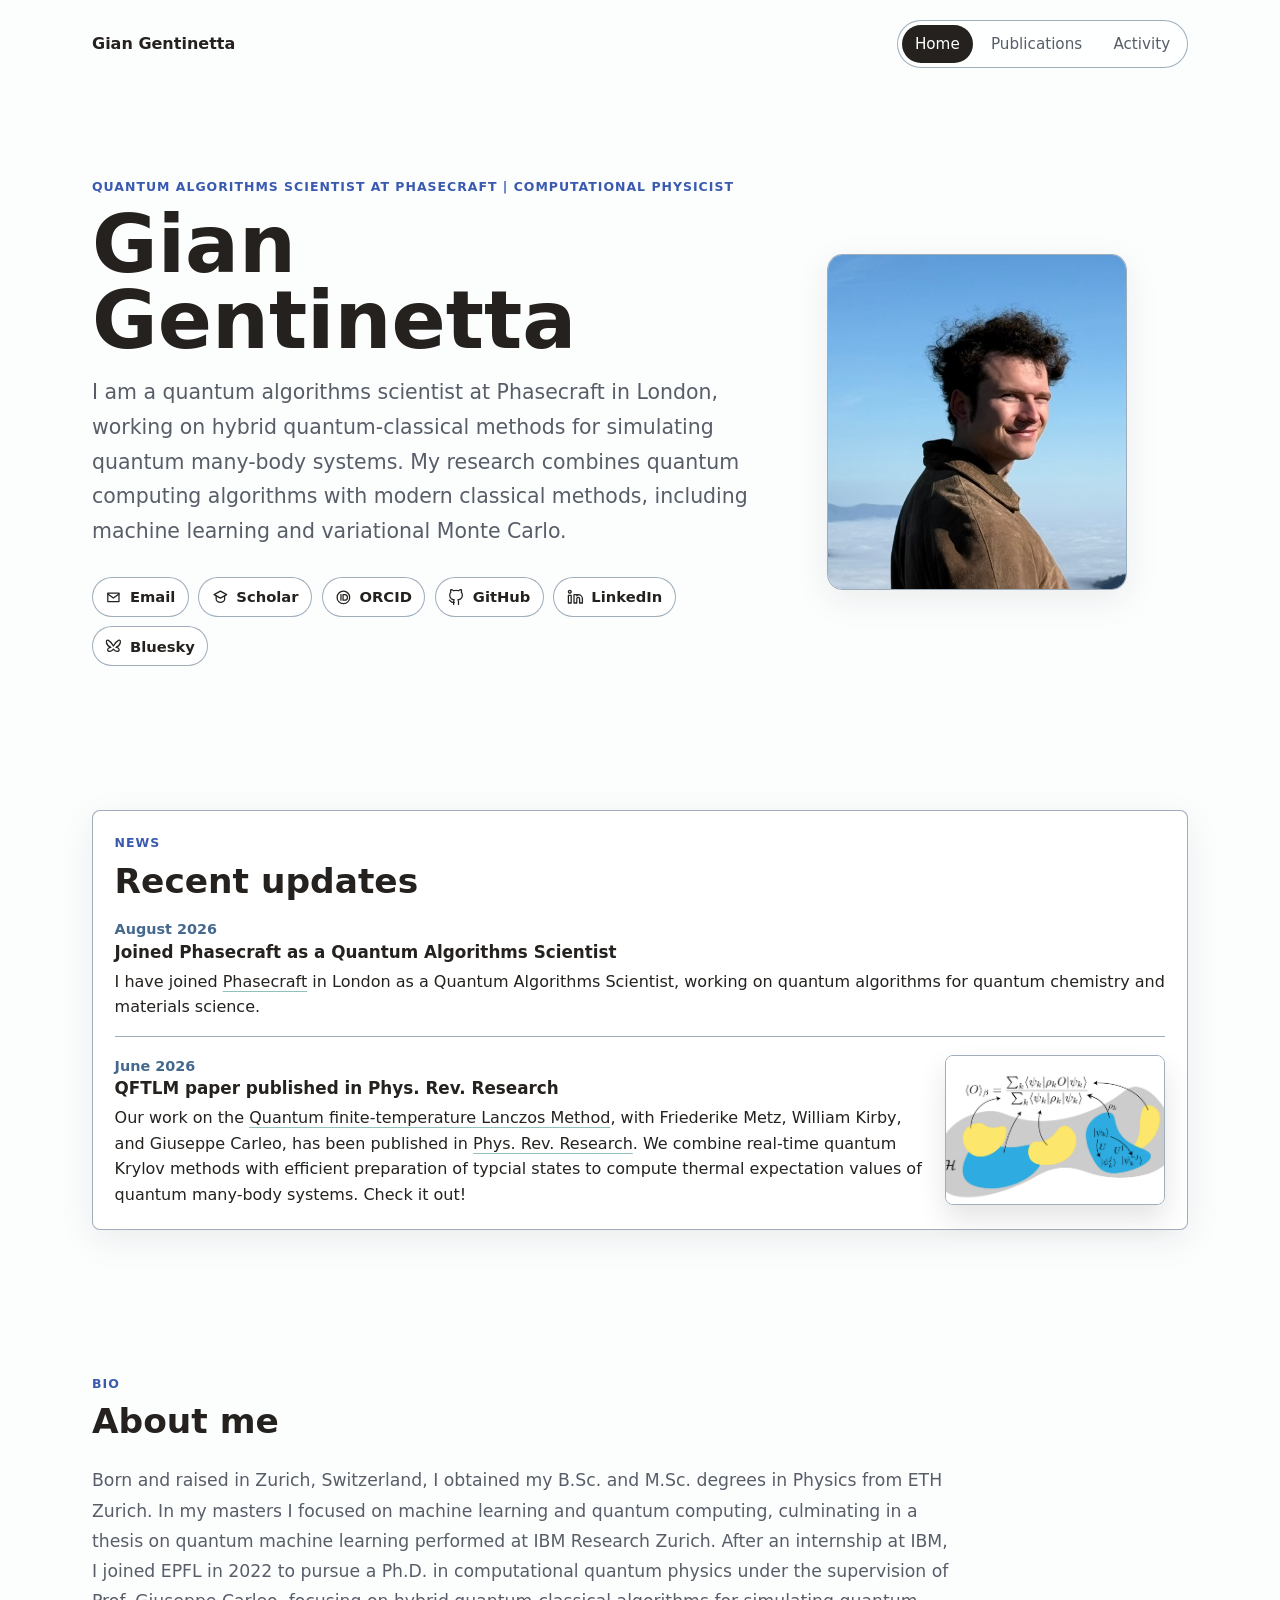
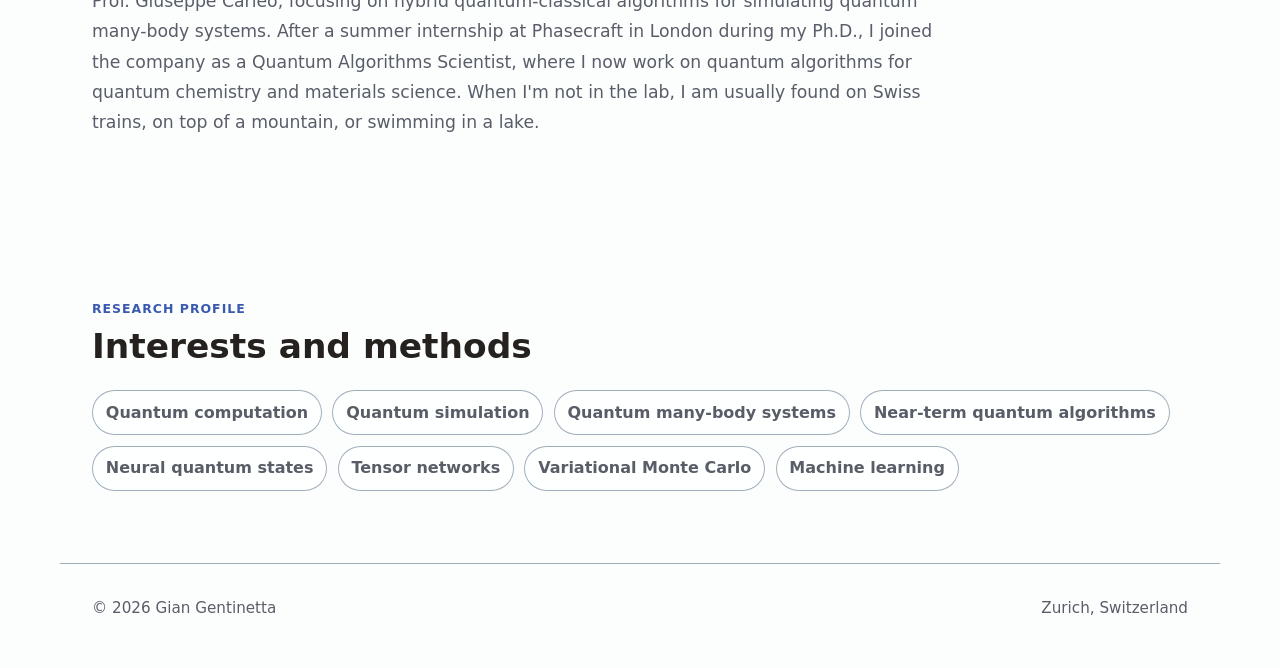
<file: index.html>
<!doctype html>
<html lang="en">

<head>
  <meta charset="utf-8">
  <meta name="viewport" content="width=device-width, initial-scale=1">
  <meta name="description"
    content="I am a quantum algorithms scientist at Phasecraft in London, working on hybrid quantum-classical methods for simulating quantum many-body systems. My research combines quantum computing algorithms with modern classical methods, including machine learning and variational Monte Carlo.">
  <title>Gian Gentinetta</title>
  <link rel="stylesheet" href="styles.css">
  <link rel="icon" href="/favicon.ico" sizes="any">
  <link rel="icon" type="image/png" sizes="32x32" href="/assets/favicon-32x32.png">
  <link rel="icon" type="image/png" sizes="16x16" href="/assets/favicon-16x16.png">

  <meta property="og:title" content="Gian Gentinetta" />
  <meta property="og:description"
    content="I am a quantum algorithms scientist at Phasecraft in London, working on hybrid quantum-classical methods for simulating quantum many-body systems. My research combines quantum computing algorithms with modern classical methods, including machine learning and variational Monte Carlo." />
  <meta property="og:image" content="https://ggian.ch/assets/gg.jpg" />
  <meta property="og:url" content="https://ggian.ch" />
  <meta property="og:type" content="website" />
</head>

<body>
  <header class="site-header">
    <a class="brand" href="index.html" aria-label="Home">Gian Gentinetta</a>
    <nav class="nav" aria-label="Primary navigation">
      <a class="nav-link active" href="index.html" aria-current="page">Home</a>
      <a class="nav-link" href="publications.html">Publications</a>
      <a class="nav-link" href="talks.html">Activity</a>
    </nav>
  </header>

  <main>
    <section class="hero section">
      <div class="hero-copy">
        <p class="eyebrow">Quantum Algorithms Scientist at Phasecraft | Computational physicist</p>
        <h1>Gian Gentinetta</h1>
        <p class="lead">
          I am a quantum algorithms scientist at Phasecraft in London, working on hybrid quantum-classical methods for
          simulating quantum many-body systems.
          My research combines quantum computing algorithms with modern classical methods, including machine learning
          and variational Monte Carlo.
        </p>
        <div class="link-row social-links" aria-label="Profile links">
          <a class="social-link" href="mailto:firstname.lastname@epfl.ch">
            <svg class="social-icon" aria-hidden="true" viewBox="0 0 24 24">
              <path d="M4 6h16v12H4z"></path>
              <path d="m4 7 8 6 8-6"></path>
            </svg>
            <span>Email</span>
          </a>
          <a class="social-link" href="https://scholar.google.com/citations?user=eRa78bYAAAAJ&hl=en"
            aria-label="Google Scholar profile">
            <svg class="social-icon" aria-hidden="true" viewBox="0 0 24 24">
              <path d="M12 3 3 8l9 5 9-5-9-5Z"></path>
              <path d="M6 10v5c0 2 3 4 6 4s6-2 6-4v-5"></path>
            </svg>
            <span>Scholar</span>
          </a>
          <a class="social-link" href="https://orcid.org/0000-0002-5891-3289" aria-label="ORCID profile">
            <svg class="social-icon" aria-hidden="true" viewBox="0 0 24 24">
              <circle cx="12" cy="12" r="9"></circle>
              <path d="M8.5 8v8"></path>
              <path d="M11.5 8h2.25a4 4 0 0 1 0 8H11.5Z"></path>
            </svg>
            <span>ORCID</span>
          </a>
          <a class="social-link" href="https://github.com/gentinettagian" aria-label="GitHub profile">
            <svg class="social-icon" aria-hidden="true" viewBox="0 0 24 24">
              <path d="M9 19c-5 1.5-5-2.5-7-3"></path>
              <path
                d="M15 22v-3.9a3.4 3.4 0 0 0-1-2.6c3.2-.4 6.5-1.6 6.5-7A5.4 5.4 0 0 0 19 4.7 5 5 0 0 0 18.9 1S17.7.6 15 2.5a13.4 13.4 0 0 0-7 0C5.3.6 4.1 1 4.1 1A5 5 0 0 0 4 4.7a5.4 5.4 0 0 0-1.5 3.8c0 5.4 3.3 6.6 6.5 7a3.4 3.4 0 0 0-1 2.6V22">
              </path>
            </svg>
            <span>GitHub</span>
          </a>
          <a class="social-link" href="https://linkedin.com/in/gian-gentinetta/" aria-label="LinkedIn profile">
            <svg class="social-icon" aria-hidden="true" viewBox="0 0 24 24">
              <path d="M16 8a6 6 0 0 1 6 6v6h-4v-6a2 2 0 0 0-4 0v6h-4v-12h4v1.7A4.6 4.6 0 0 1 16 8Z"></path>
              <path d="M2 9h4v11H2z"></path>
              <circle cx="4" cy="4" r="2"></circle>
            </svg>
            <span>LinkedIn</span>
          </a>
          <a class="social-link" href="https://gentinetta.bsky.social" aria-label="Bluesky profile">
            <svg class="social-icon" aria-hidden="true" viewBox="0 0 24 24">
              <path
                d="M12 11.5C10 7.8 7.2 4.5 4.8 3.4 2.5 2.4 1.5 4.1 2.2 6.8c.4 1.8 2.1 5.1 6.1 6.7-3.2.4-5 1.9-4.4 4 .7 2.6 4.8 2.4 8.1-1.7 3.3 4.1 7.4 4.3 8.1 1.7.6-2.1-1.2-3.6-4.4-4 4-1.6 5.7-4.9 6.1-6.7.7-2.7-.3-4.4-2.6-3.4-2.4 1.1-5.2 4.4-7.2 8.1Z">
              </path>
            </svg>
            <span>Bluesky</span>
          </a>
        </div>
      </div>

      <figure class="portrait">
        <img src="assets/gg.jpeg" alt="Portrait of Gian Gentinetta" width="300" height="336">
      </figure>
    </section>

    <section class="section">
      <aside class="news-box" aria-labelledby="news-title">
        <div class="section-heading compact">
          <p class="eyebrow">News</p>
          <h2 id="news-title">Recent updates</h2>
        </div>
        <ul class="news-list">
          <li class="news-item">
            <div>
              <time datetime="2026-08">August 2026</time>
              <h3>Joined Phasecraft as a Quantum Algorithms Scientist</h3>
              <span>
                I have joined <a href="https://phasecraft.io">Phasecraft</a> in London as a Quantum Algorithms
                Scientist, working on quantum algorithms for quantum chemistry and materials science.
              </span>
            </div>
          </li>
          <li class="news-item with-image">
            <div>
              <time datetime="2026-06">June 2026</time>
              <h3>QFTLM paper published in Phys. Rev. Research</h3>
              <span>
                Our work on the <a href="https://arxiv.org/abs/2603.25394v1">Quantum finite-temperature Lanczos
                  Method</a>, with
                Friederike Metz, William Kirby, and Giuseppe Carleo, has been published in <a
                  href="https://doi.org/10.1103/f3q5-cm1n">Phys. Rev. Research</a>. We combine real-time quantum Krylov
                methods with efficient preparation of typcial states to
                compute thermal expectation values of quantum many-body systems. Check it out!
              </span>
            </div>
            <img class="news-image" src="assets/qftlm_thumbnail_gray.jpg" alt="Thumbnail of QFTLM paper" width="200"
              height="150">
          </li>

        </ul>
      </aside>
    </section>

    <section class="section">
      <div class="section-heading">
        <p class="eyebrow">Bio</p>
        <h2>About me</h2>
      </div>
      <p class="bio-text">
        Born and raised in Zurich, Switzerland, I obtained my B.Sc. and M.Sc. degrees
        in Physics from ETH Zurich. In my masters I focused on machine learning and
        quantum computing, culminating in a thesis on quantum machine learning performed
        at IBM Research Zurich. After an internship at IBM, I joined EPFL in 2022 to
        pursue a Ph.D. in computational quantum physics under the supervision of
        Prof. Giuseppe Carleo, focusing on hybrid quantum-classical algorithms
        for simulating quantum many-body systems. After a summer internship at Phasecraft in
        London during my Ph.D., I joined the company as a Quantum Algorithms Scientist, where I
        now work on quantum algorithms for quantum chemistry and materials science.

        When I'm not in the lab, I am usually found on Swiss trains, on top of a mountain,
        or swimming in a lake.
      </p>
    </section>

    <section class="section">
      <div class="section-heading">
        <p class="eyebrow">Research profile</p>
        <h2>Interests and methods</h2>
      </div>
      <div class="tag-grid" aria-label="Research interests">
        <span>Quantum computation</span>
        <span>Quantum simulation</span>
        <span>Quantum many-body systems</span>
        <span>Near-term quantum algorithms</span>
        <span>Neural quantum states</span>
        <span>Tensor networks</span>
        <span>Variational Monte Carlo</span>
        <span>Machine learning</span>
      </div>
    </section>
  </main>

  <footer class="site-footer">
    <span>&copy; 2026 Gian Gentinetta</span>
    <span>Zurich, Switzerland</span>
  </footer>
</body>

</html>
</file>
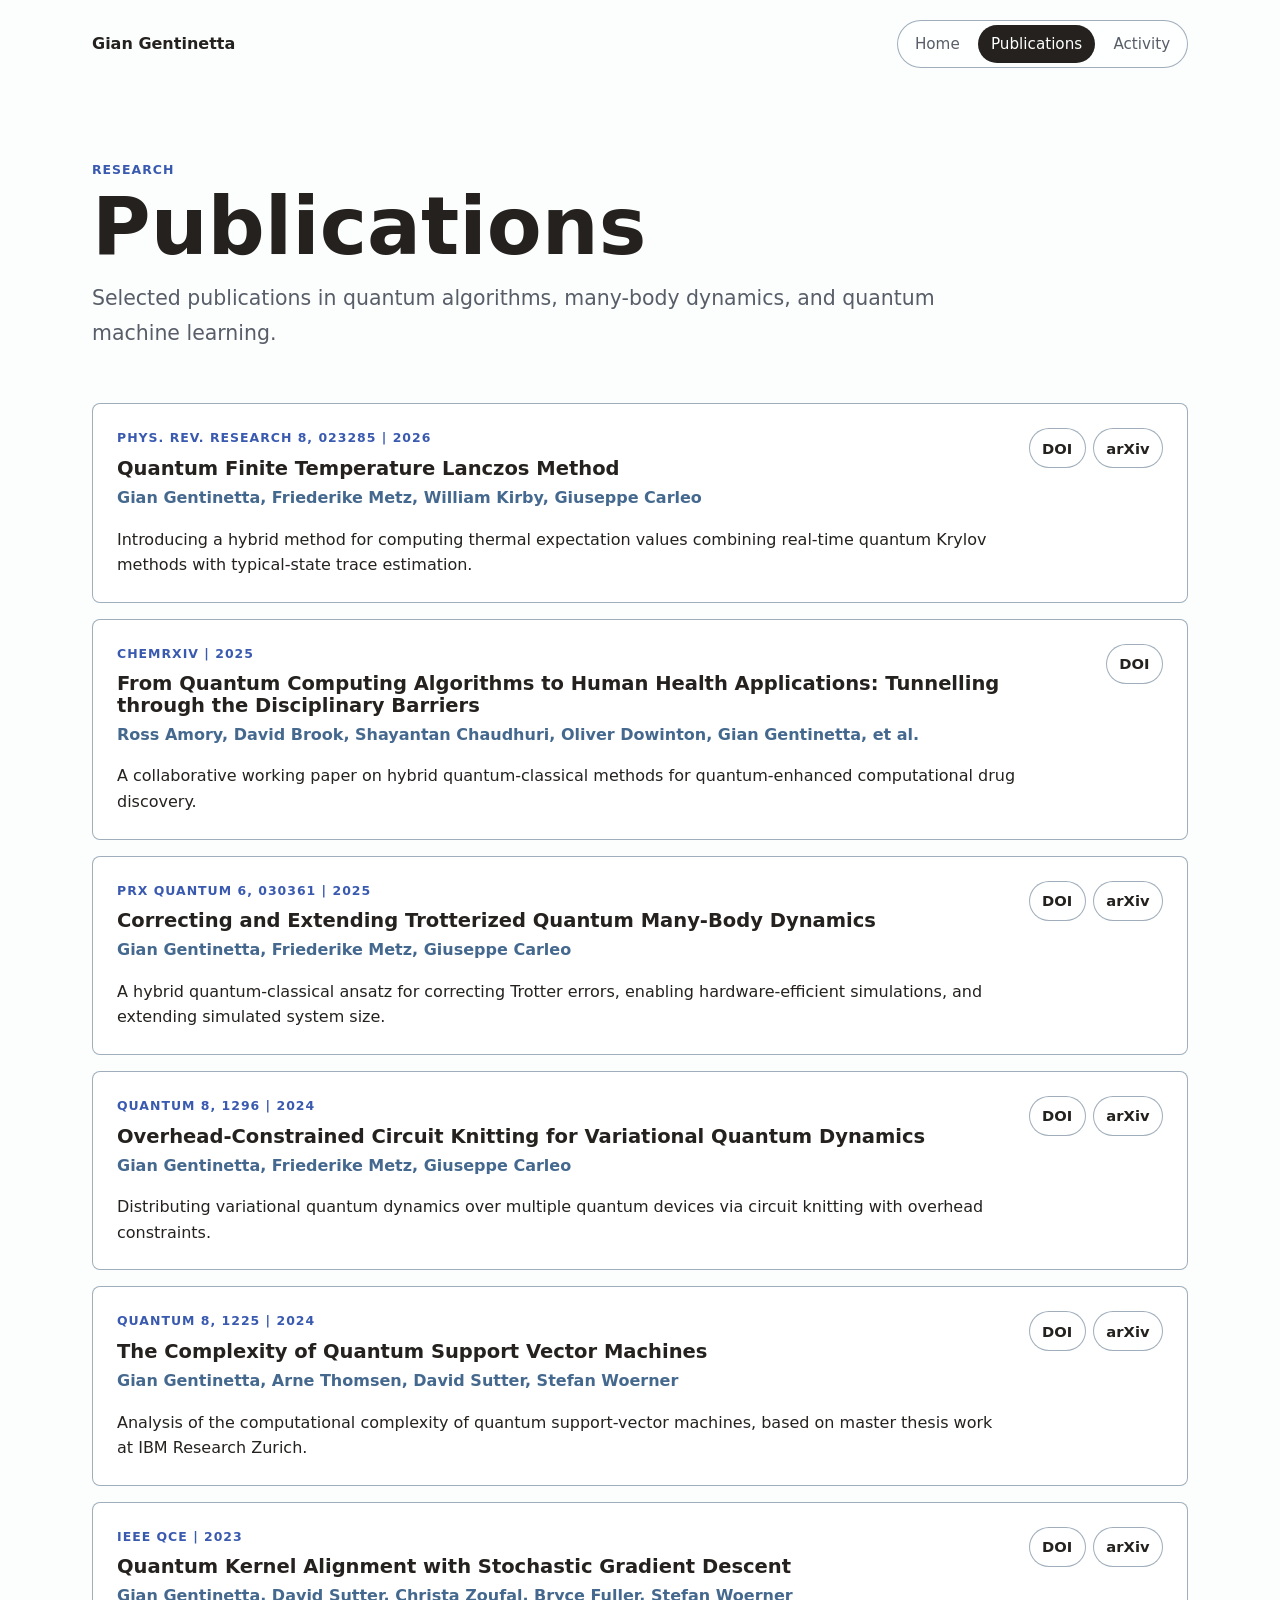
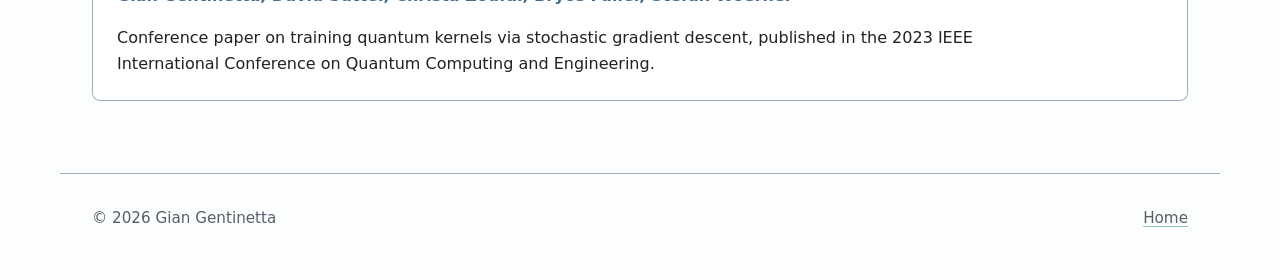
<file: publications.html>
<!doctype html>
<html lang="en">

<head>
  <meta charset="utf-8">
  <meta name="viewport" content="width=device-width, initial-scale=1">
  <meta name="description" content="Publications, working papers, and selected research by Gian Gentinetta.">
  <title>Publications | Gian Gentinetta</title>
  <link rel="stylesheet" href="styles.css">
  <link rel="icon" href="/favicon.ico" sizes="any">
  <link rel="icon" type="image/png" sizes="32x32" href="/assets/favicon-32x32.png">
  <link rel="icon" type="image/png" sizes="16x16" href="/assets/favicon-16x16.png">
</head>

<body>
  <header class="site-header">
    <a class="brand" href="index.html" aria-label="Home">Gian Gentinetta</a>
    <nav class="nav" aria-label="Primary navigation">
      <a class="nav-link" href="index.html">Home</a>
      <a class="nav-link active" href="publications.html" aria-current="page">Publications</a>
      <a class="nav-link" href="talks.html">Activity</a>
    </nav>
  </header>

  <main>
    <section class="page-intro section">
      <p class="eyebrow">Research</p>
      <h1>Publications</h1>
      <p class="lead">
        Selected publications in quantum algorithms, many-body dynamics, and
        quantum machine learning.
      </p>
    </section>

    <section class="section publication-list" aria-label="Publication list">
      <article class="publication">
        <div>
          <p class="meta">Phys. Rev. Research 8, 023285 | 2026</p>
          <h2>Quantum Finite Temperature Lanczos Method</h2>
          <p class="authors">Gian Gentinetta, Friederike Metz, William Kirby, Giuseppe Carleo</p>
          <p>
            Introducing a hybrid method for computing thermal
            expectation values combining real-time quantum Krylov methods with
            typical-state trace estimation.
          </p>
        </div>
        <div class="pub-links">
          <a href="https://doi.org/10.1103/f3q5-cm1n">DOI</a>
          <a href="https://arxiv.org/abs/2603.25394">arXiv</a>
        </div>
      </article>

      <article class="publication">
        <div>
          <p class="meta">ChemRxiv | 2025</p>
          <h2>From Quantum Computing Algorithms to Human Health Applications: Tunnelling through the Disciplinary
            Barriers</h2>
          <p class="authors">Ross Amory, David Brook, Shayantan Chaudhuri, Oliver Dowinton, Gian Gentinetta, et al.</p>
          <p>
            A collaborative working paper on hybrid quantum-classical methods
            for quantum-enhanced computational drug discovery.
          </p>
        </div>
        <div class="pub-links">
          <a href="https://doi.org/10.26434/chemrxiv-2025-z7q0b">DOI</a>
        </div>
      </article>

      <article class="publication">
        <div>
          <p class="meta">PRX Quantum 6, 030361 | 2025</p>
          <h2>Correcting and Extending Trotterized Quantum Many-Body Dynamics</h2>
          <p class="authors">Gian Gentinetta, Friederike Metz, Giuseppe Carleo</p>
          <p>
            A hybrid quantum-classical ansatz for correcting Trotter errors,
            enabling hardware-efficient simulations, and extending simulated system size.
          </p>
        </div>
        <div class="pub-links">
          <a href="https://doi.org/10.1103/1nqt-x5xh">DOI</a>
          <a href="https://arxiv.org/abs/2502.13784">arXiv</a>
        </div>
      </article>

      <article class="publication">
        <div>
          <p class="meta">Quantum 8, 1296 | 2024</p>
          <h2>Overhead-Constrained Circuit Knitting for Variational Quantum Dynamics</h2>
          <p class="authors">Gian Gentinetta, Friederike Metz, Giuseppe Carleo</p>
          <p>
            Distributing variational quantum dynamics over multiple quantum devices via
            circuit knitting with overhead constraints.
          </p>
        </div>
        <div class="pub-links">
          <a href="https://doi.org/10.22331/q-2024-03-21-1296">DOI</a>
          <a href="https://arxiv.org/abs/2309.07857">arXiv</a>
        </div>
      </article>

      <article class="publication">
        <div>
          <p class="meta">Quantum 8, 1225 | 2024</p>
          <h2>The Complexity of Quantum Support Vector Machines</h2>
          <p class="authors">Gian Gentinetta, Arne Thomsen, David Sutter, Stefan Woerner</p>
          <p>
            Analysis of the computational complexity of quantum support-vector
            machines, based on master thesis work at IBM Research Zurich.
          </p>
        </div>
        <div class="pub-links">
          <a href="https://doi.org/10.22331/q-2024-01-11-1225">DOI</a>
          <a href="https://arxiv.org/abs/2203.00031">arXiv</a>
        </div>
      </article>

      <article class="publication">
        <div>
          <p class="meta">IEEE QCE | 2023</p>
          <h2>Quantum Kernel Alignment with Stochastic Gradient Descent</h2>
          <p class="authors">Gian Gentinetta, David Sutter, Christa Zoufal, Bryce Fuller, Stefan Woerner</p>
          <p>
            Conference paper on training quantum kernels via stochastic
            gradient descent, published in the 2023 IEEE International
            Conference on Quantum Computing and Engineering.
          </p>
        </div>
        <div class="pub-links">
          <a href="https://doi.org/10.1109/QCE57702.2023.00036">DOI</a>
          <a href="https://arxiv.org/abs/2304.09899">arXiv</a>
        </div>
      </article>
    </section>
  </main>

  <footer class="site-footer">
    <span>&copy; 2026 Gian Gentinetta</span>
    <span><a href="index.html">Home</a></span>
  </footer>
</body>

</html>
</file>
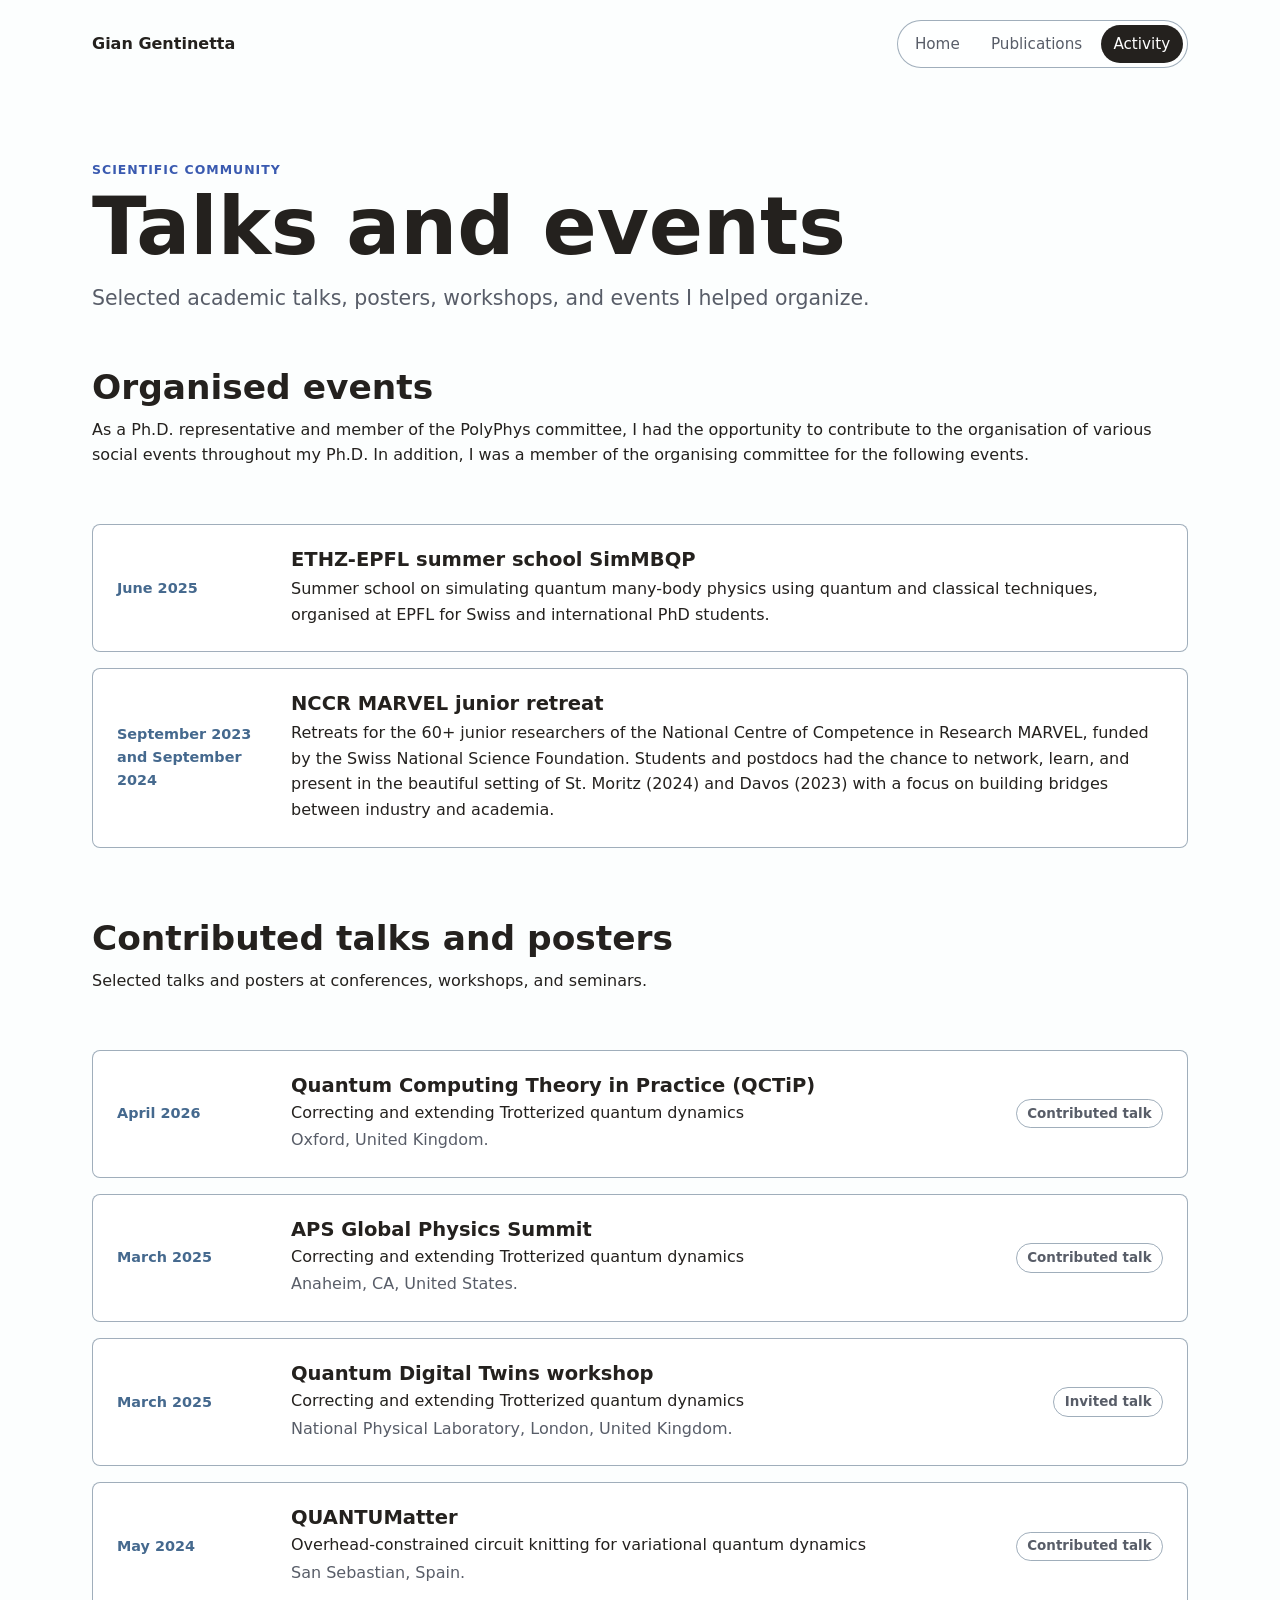
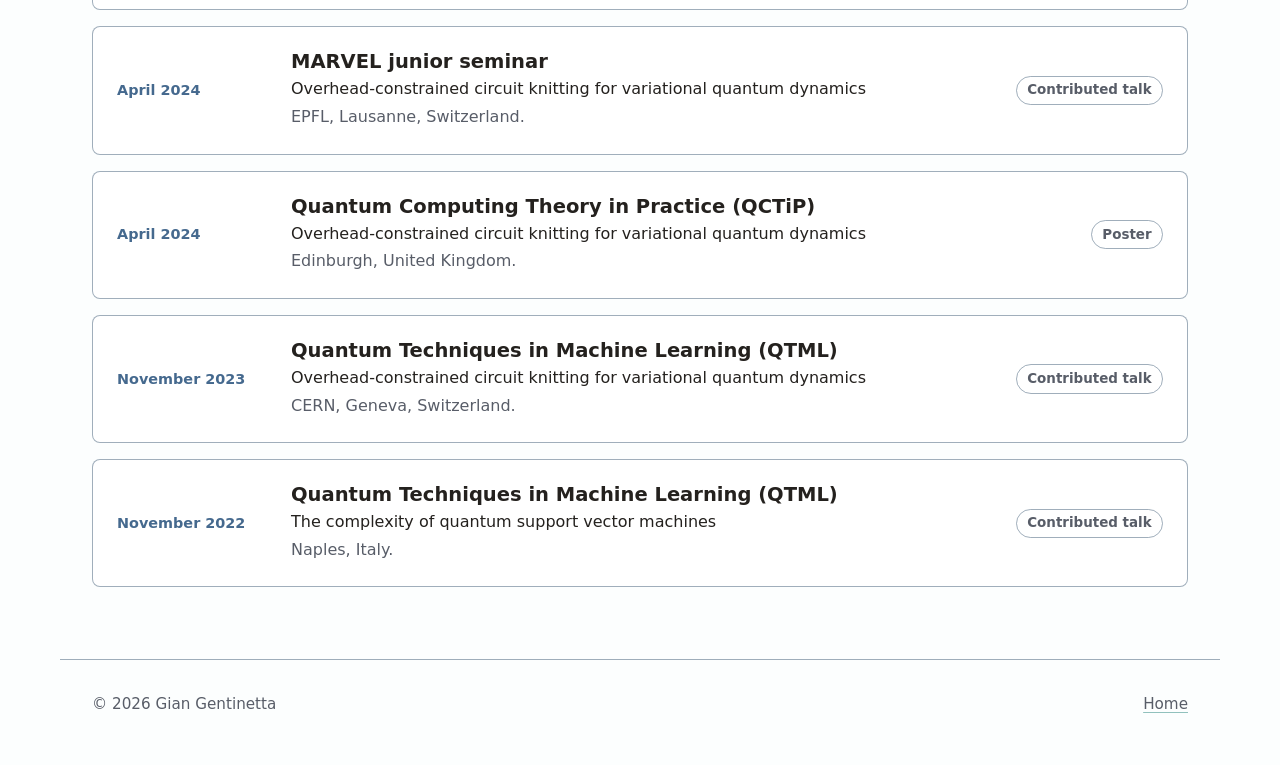
<file: talks.html>
<!doctype html>
<html lang="en">

<head>
  <meta charset="utf-8">
  <meta name="viewport" content="width=device-width, initial-scale=1">
  <meta name="description" content="Conference talks, seminars, and presentations by Gian Gentinetta.">
  <title>Conference Talks | Gian Gentinetta</title>
  <link rel="stylesheet" href="styles.css">
  <link rel="icon" href="/favicon.ico" sizes="any">
  <link rel="icon" type="image/png" sizes="32x32" href="/assets/favicon-32x32.png">
  <link rel="icon" type="image/png" sizes="16x16" href="/assets/favicon-16x16.png">
</head>

<body>
  <header class="site-header">
    <a class="brand" href="index.html" aria-label="Home">Gian Gentinetta</a>
    <nav class="nav" aria-label="Primary navigation">
      <a class="nav-link" href="index.html">Home</a>
      <a class="nav-link" href="publications.html">Publications</a>
      <a class="nav-link active" href="talks.html" aria-current="page">Activity</a>
    </nav>
  </header>

  <main>
    <section class="page-intro section">
      <p class="eyebrow">Scientific community</p>
      <h1>Talks and events</h1>
      <p class="lead">
        Selected academic talks, posters, workshops, and events I helped
        organize.
      </p>
    </section>

    <section class="section talks-list" aria-labelledby="organised-events">
      <div class="section-heading">
        <h2 id="organised-events">Organised events</h2>
        <p>As a Ph.D. representative and member of the PolyPhys committee,
          I had the opportunity to contribute to the organisation of various social events throughout my
          Ph.D. In addition, I was a member of the organising committee for the following events.</p>
      </div>

      <article class="talk">
        <time datetime="2025-06">June 2025</time>
        <div>
          <h2>ETHZ-EPFL summer school SimMBQP</h2>
          <p>Summer school on simulating quantum many-body physics using quantum and classical techniques,
            organised at EPFL for Swiss and international PhD
            students.</p>
        </div>
      </article>

      <article class="talk">
        <time datetime="2024-09">September 2023 and September 2024</time>
        <div>
          <h2>NCCR MARVEL junior retreat</h2>
          <p>Retreats for the 60+ junior researchers of the National Centre of Competence in
            Research MARVEL, funded by the Swiss National Science Foundation. Students and postdocs
            had the chance to network, learn, and present in the beautiful setting of St. Moritz (2024) and Davos (2023)
            with a focus on building bridges between industry and academia.</p>
        </div>
      </article>
    </section>

    <section class="section talks-list" aria-labelledby="conference-presentations">
      <div class="section-heading">
        <h2 id="conference-presentations">Contributed talks and posters</h2>
        <p>Selected talks and posters at conferences, workshops, and seminars.</p>
      </div>

      <article class="talk talk-with-type">
        <time datetime="2025-03">April 2026</time>
        <div class="talk-main">
          <h2>Quantum Computing Theory in Practice (QCTiP)</h2>
          <p class="talk-title">Correcting and extending Trotterized quantum dynamics</p>
          <p class="talk-meta">Oxford, United Kingdom.</p>
        </div>
        <span class="talk-type">Contributed talk</span>
      </article>
      <article class="talk talk-with-type">
        <time datetime="2025-03">March 2025</time>
        <div class="talk-main">
          <h2>APS Global Physics Summit</h2>
          <p class="talk-title">Correcting and extending Trotterized quantum dynamics</p>
          <p class="talk-meta">Anaheim, CA, United States.</p>
        </div>
        <span class="talk-type">Contributed talk</span>
      </article>

      <article class="talk talk-with-type">
        <time datetime="2025-03">March 2025</time>
        <div class="talk-main">
          <h2>Quantum Digital Twins workshop</h2>
          <p class="talk-title">Correcting and extending Trotterized quantum dynamics</p>
          <p class="talk-meta">National Physical Laboratory, London, United Kingdom.</p>
        </div>
        <span class="talk-type">Invited talk</span>
      </article>

      <article class="talk talk-with-type">
        <time datetime="2024-05">May 2024</time>
        <div class="talk-main">
          <h2>QUANTUMatter</h2>
          <p class="talk-title">Overhead-constrained circuit knitting for variational quantum dynamics</p>
          <p class="talk-meta">San Sebastian, Spain.</p>
        </div>
        <span class="talk-type">Contributed talk</span>
      </article>

      <article class="talk talk-with-type">
        <time datetime="2024-04">April 2024</time>
        <div class="talk-main">
          <h2>MARVEL junior seminar</h2>
          <p class="talk-title">Overhead-constrained circuit knitting for variational quantum dynamics</p>
          <p class="talk-meta">EPFL, Lausanne, Switzerland.</p>
        </div>
        <span class="talk-type">Contributed talk</span>
      </article>

      <article class="talk talk-with-type">
        <time datetime="2024-04">April 2024</time>
        <div class="talk-main">
          <h2>Quantum Computing Theory in Practice (QCTiP)</h2>
          <p class="talk-title">Overhead-constrained circuit knitting for variational quantum dynamics</p>
          <p class="talk-meta">Edinburgh, United Kingdom.</p>
        </div>
        <span class="talk-type">Poster</span>
      </article>


      <article class="talk talk-with-type">
        <time datetime="2023-11">November 2023</time>
        <div class="talk-main">
          <h2>Quantum Techniques in Machine Learning (QTML)</h2>
          <p class="talk-title">Overhead-constrained circuit knitting for variational quantum dynamics</p>
          <p class="talk-meta">CERN, Geneva, Switzerland.</p>
        </div>
        <span class="talk-type">Contributed talk</span>
      </article>


      <article class="talk talk-with-type">
        <time datetime="2022-11">November 2022</time>
        <div class="talk-main">
          <h2>Quantum Techniques in Machine Learning (QTML)</h2>
          <p class="talk-title">The complexity of quantum support vector machines</p>
          <p class="talk-meta">Naples, Italy.</p>

        </div>
        <span class="talk-type">Contributed talk</span>
      </article>

    </section>
  </main>

  <footer class="site-footer">
    <span>&copy; 2026 Gian Gentinetta</span>
    <span><a href="index.html">Home</a></span>
  </footer>
</body>

</html>
</file>
<file: styles.css>
:root {
  --bg: #c4e6e60a;
  --surface: #ffffff;
  --text: #24211e;
  --muted: #585d68;
  --line: #566f878f;
  --accent: #325982e7;
  --accent-strong: #3a5ab0;
  --shadow: 0 10px 35px rgba(31, 30, 36, 0.08);
  --max-width: 1160px;
}

* {
  box-sizing: border-box;
}

html {
  color-scheme: light;
  font-size: 16px;
}

body {
  margin: 0;
  background: var(--bg);
  color: var(--text);
  font-family:
    Inter, ui-sans-serif, system-ui, -apple-system, BlinkMacSystemFont, "Segoe UI",
    sans-serif;
  line-height: 1.6;
}

img {
  display: block;
  max-width: 100%;
}

a {
  color: inherit;
  text-decoration-color: rgba(15, 118, 110, 0.45);
  text-decoration-thickness: 0.08em;
  text-underline-offset: 0.22em;
}

a:hover {
  color: var(--accent);
  text-decoration-color: currentColor;
}

.site-header {
  display: flex;
  align-items: center;
  justify-content: space-between;
  gap: 1rem;
  max-width: var(--max-width);
  margin: 0 auto;
  padding: 1.25rem clamp(1rem, 3vw, 2rem);
}

.brand {
  font-weight: 700;
  letter-spacing: 0;
  text-decoration: none;
}

.nav {
  display: flex;
  align-items: center;
  gap: 0.35rem;
  padding: 0.25rem;
  border: 1px solid var(--line);
  border-radius: 999px;
  background: rgba(255, 255, 255, 0.72);
}

.nav-link {
  min-height: 2.25rem;
  padding: 0.42rem 0.8rem;
  border-radius: 999px;
  color: var(--muted);
  font-size: 0.95rem;
  text-decoration: none;
  white-space: nowrap;
}

.nav-link:hover,
.nav-link.active {
  background: var(--text);
  color: #fff;
}

.section {
  max-width: var(--max-width);
  margin: 0 auto;
  padding: clamp(2.25rem, 6vw, 4.5rem) clamp(1rem, 3vw, 2rem);
}

.hero {
  display: grid;
  grid-template-columns: minmax(0, 1.3fr) minmax(280px, 0.7fr);
  align-items: center;
  gap: clamp(2rem, 5vw, 5rem);
  padding-top: clamp(2rem, 7vw, 6rem);
}

.hero-copy {
  max-width: 760px;
}

.eyebrow,
.meta {
  margin: 0 0 0.6rem;
  color: var(--accent-strong);
  font-size: 0.78rem;
  font-weight: 700;
  letter-spacing: 0.08em;
  text-transform: uppercase;
}

h1,
h2,
h3,
p {
  margin-top: 0;
}

h1 {
  max-width: 12ch;
  margin-bottom: 1rem;
  font-size: clamp(2.5rem, 7vw, 5rem);
  line-height: 0.95;
  letter-spacing: 0;
}

h2 {
  margin-bottom: 0.65rem;
  font-size: clamp(1.45rem, 3vw, 2.15rem);
  line-height: 1.1;
  letter-spacing: 0;
}

h3 {
  margin-bottom: 0.35rem;
  font-size: 1.05rem;
  line-height: 1.25;
}

.lead {
  max-width: 65ch;
  color: var(--muted);
  font-size: clamp(1.08rem, 2vw, 1.28rem);
  line-height: 1.7;
}

.bio-text {
  max-width: 78ch;
  color: var(--muted);
  font-size: 1.08rem;
  line-height: 1.75;
}

.link-row {
  display: flex;
  flex-wrap: wrap;
  gap: 0.6rem;
  margin-top: 1.75rem;
}

.link-row a,
.pub-links a,
.talk a {
  display: inline-flex;
  align-items: center;
  justify-content: center;
  min-height: 2.35rem;
  padding: 0.45rem 0.78rem;
  border: 1px solid var(--line);
  border-radius: 999px;
  background: var(--surface);
  color: var(--text);
  font-weight: 650;
  font-size: 0.92rem;
  text-decoration: none;
}

.social-link {
  gap: 0.48rem;
}

.social-icon {
  width: 1.05rem;
  height: 1.05rem;
  flex: 0 0 auto;
  fill: none;
  stroke: currentColor;
  stroke-linecap: round;
  stroke-linejoin: round;
  stroke-width: 1.8;
}

.link-row a:hover,
.pub-links a:hover,
.talk a:hover {
  border-color: rgba(15, 118, 110, 0.45);
  color: var(--accent);
}

.portrait {
  margin: 0;
}

.portrait img {
  width: min(100%, 300px);
  aspect-ratio: 1 / 1.12;
  border-radius: 5%;
  border: 1px solid var(--line);
  box-shadow: var(--shadow);
  object-fit: cover;
}

.section-heading {
  margin-bottom: 1.5rem;
}

.section-heading.compact {
  margin-bottom: 1rem;
}

.timeline {
  border-top: 1px solid var(--line);
}

.timeline-item {
  padding: 1.35rem 0;
  border-bottom: 1px solid var(--line);
}

.timeline-item p:last-child,
.publication p:last-child,
.talk p:last-child {
  margin-bottom: 0;
}

.news-box {
  padding: 1.35rem;
  border: 1px solid var(--line);
  border-radius: 8px;
  background: var(--surface);
  box-shadow: var(--shadow);
}

.news-list {
  display: grid;
  gap: 1rem;
  margin: 0;
  padding: 0;
  list-style: none;
}

.news-list li {
  display: grid;
  gap: 0.25rem;
  padding-bottom: 1rem;
  border-bottom: 1px solid var(--line);
}

.news-list li.with-image {
  grid-template-columns: minmax(0, 1fr) minmax(150px, 220px);
  gap: 1.25rem;
  align-items: center;
}

.news-list li:last-child {
  padding-bottom: 0;
  border-bottom: 0;
}

.news-list time,
.talk time {
  color: var(--accent);
  font-size: 0.9rem;
  font-weight: 700;
}

.news-image-placeholder {
  display: grid;
  min-height: 76px;
  place-items: center;
  border: 1px dashed var(--line);
  border-radius: 8px;
  background: rgba(255, 255, 255, 0.52);
  color: var(--muted);
  font-size: 0.82rem;
  font-weight: 700;
}

.news-image {
  width: 100%;
  aspect-ratio: 4 / 3;
  border: 1px solid var(--line);
  border-radius: 8px;
  box-shadow: 0 14px 28px rgba(36, 33, 30, 0.12);
  object-fit: cover;
}

.tag-grid {
  display: flex;
  flex-wrap: wrap;
  gap: 0.65rem;
}

.tag-grid span {
  padding: 0.55rem 0.8rem;
  border: 1px solid var(--line);
  border-radius: 999px;
  background: rgba(255, 255, 255, 0.64);
  color: var(--muted);
  font-weight: 600;
}

.page-intro {
  padding-bottom: clamp(1.25rem, 3vw, 2rem);
}

.page-intro h1 {
  max-width: none;
}

.publication-list,
.talks-list {
  display: grid;
  gap: 1rem;
  padding-top: 0;
}

.publication,
.talk {
  display: grid;
  grid-template-columns: minmax(0, 1fr) auto;
  gap: 1.5rem;
  align-items: start;
  padding: clamp(1.1rem, 3vw, 1.5rem);
  border: 1px solid var(--line);
  border-radius: 8px;
  background: var(--surface);
}

.publication h2,
.talk h2 {
  margin-bottom: 0.35rem;
  font-size: 1.22rem;
}

.talk-title {
  margin-bottom: 0.25rem;
  color: var(--text);
  font-size: 1rem;
  font-weight: 400;
  line-height: 1.35;
}


.talk-meta {
  color: var(--muted);
}

.authors {
  color: var(--accent);
  font-weight: 600;
}

.pub-links {
  display: flex;
  flex-wrap: wrap;
  justify-content: flex-end;
  gap: 0.45rem;
}

.talk {
  grid-template-columns: 150px minmax(0, 1fr);
  align-items: center;
}

.talk-with-type {
  grid-template-columns: 150px minmax(0, 1fr) 150px;
}

.talk-type {
  justify-self: end;
  padding: 0.35rem 0.65rem;
  border: 1px solid var(--line);
  border-radius: 999px;
  color: var(--muted);
  font-size: 0.84rem;
  font-weight: 700;
  line-height: 1.2;
  text-align: center;
  white-space: nowrap;
}

.site-footer {
  display: flex;
  justify-content: space-between;
  gap: 1rem;
  max-width: var(--max-width);
  margin: 0 auto;
  padding: 2rem clamp(1rem, 3vw, 2rem) 3rem;
  border-top: 1px solid var(--line);
  color: var(--muted);
  font-size: 0.95rem;
}

@media (max-width: 780px) {
  .site-header,
  .site-footer {
    align-items: flex-start;
    flex-direction: column;
  }

  .nav {
    width: 100%;
    overflow-x: auto;
  }

  .hero,
  .publication,
  .talk {
    grid-template-columns: 1fr;
  }

  .hero {
    padding-top: 1.25rem;
  }

  .portrait {
    order: -1;
  }

  .portrait img {
    width: min(100%, 260px);
  }

  .pub-links {
    justify-content: flex-start;
  }

  .talk {
    gap: 0.75rem;
  }

  .talk-type {
    justify-self: start;
  }

  .news-list li.with-image {
    grid-template-columns: 1fr;
  }

  .news-image {
    max-width: 320px;
  }
}

@media (max-width: 460px) {
  .nav-link {
    padding-inline: 0.68rem;
    font-size: 0.9rem;
  }

  h1 {
    font-size: clamp(2.55rem, 16vw, 3.5rem);
  }

  .link-row a,
  .pub-links a,
  .talk a {
    width: auto;
  }
}
</file>
